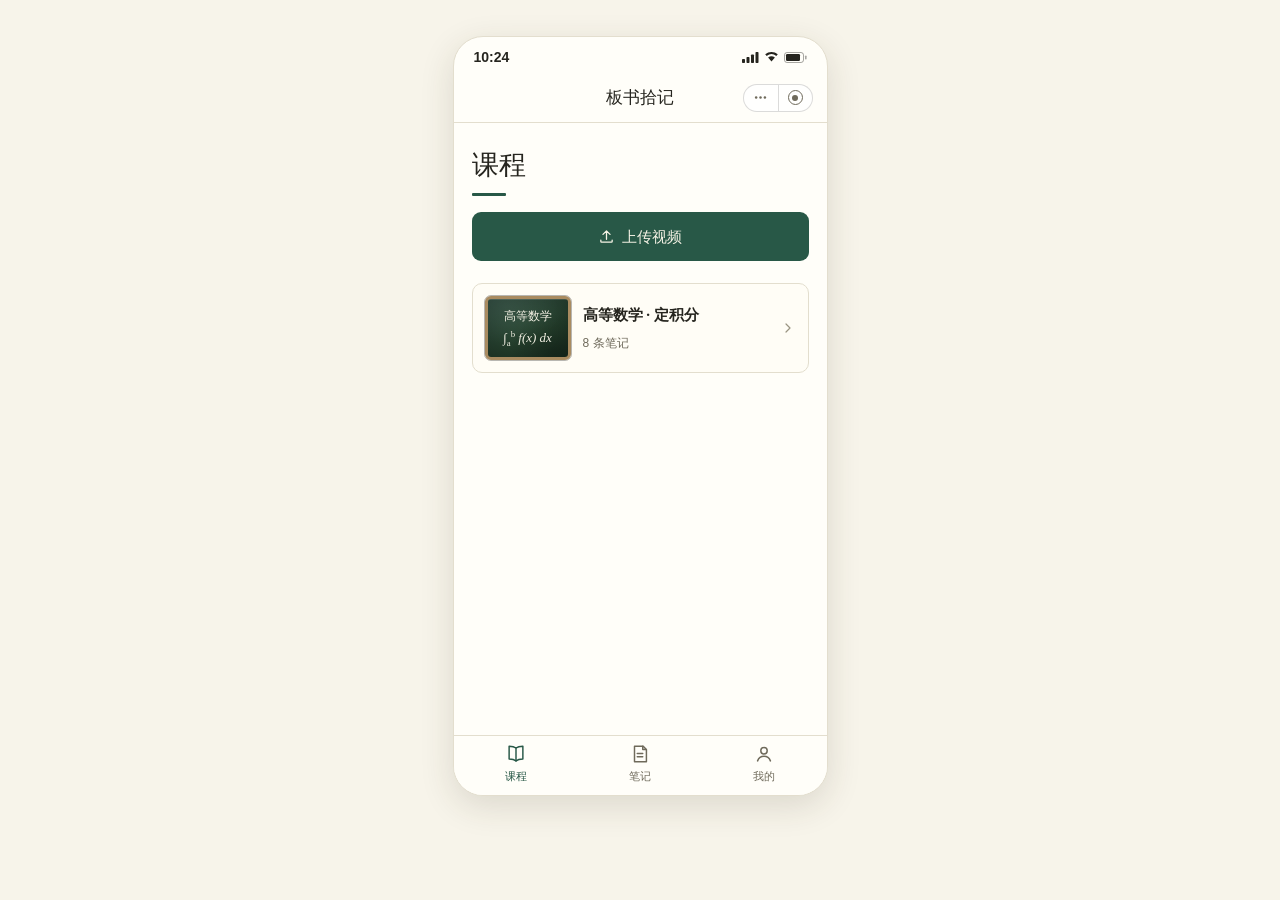
<file: docs/ui-concepts/B/mini-course.html>
<!DOCTYPE html>
<html lang="zh-CN">
<head>
<meta charset="UTF-8">
<meta name="viewport" content="width=device-width, initial-scale=1.0">
<title>板书拾记 · 小程序课程页（B 纸感学术 复刻）</title>
<link rel="stylesheet" href="./base.css">
<style>
body { display: flex; justify-content: center; padding: 36px 0 44px; }
.phone {
  width: 375px; height: 760px; background: var(--card);
  border: 1px solid var(--line); border-radius: 30px;
  box-shadow: 0 10px 34px rgba(60,52,30,.14);
  display: flex; flex-direction: column; overflow: hidden;
}
.navbar {
  display: flex; align-items: center; justify-content: center;
  position: relative; padding: 10px 14px 10px; border-bottom: 1px solid var(--line);
}
.navbar .title { font-family: var(--serif); font-size: 16.5px; color: var(--ink); }
.navbar .capsule { position: absolute; right: 14px; }
.capsule svg { width: 15px; height: 15px; fill: var(--ink-2); stroke: none; }
.capsule .dot { border-radius: 50%; width: 15px; height: 15px; border: 1.5px solid var(--ink-2); position: relative; }
.capsule .dot::after { content: ""; position: absolute; inset: 3.5px; border-radius: 50%; background: var(--ink-2); }

.page { flex: 1; padding: 20px 18px 0; overflow: hidden; display: flex; flex-direction: column; }
.page-title { font-family: var(--serif); font-size: 27px; margin-bottom: 4px; }
.underline { width: 34px; height: 3px; background: var(--green); border-radius: 1px; margin-bottom: 16px; }
.upload-btn {
  display: flex; align-items: center; justify-content: center; gap: .5em;
  background: var(--green); color: #F6F3E6; border-radius: 9px;
  padding: 12px; font-size: 15px; margin-bottom: 22px; cursor: pointer;
}
.upload-btn svg { width: 17px; height: 17px; fill: none; stroke: currentColor; stroke-width: 1.8; stroke-linecap: round; stroke-linejoin: round; }

.course-card {
  display: flex; align-items: center; gap: 12px;
  border: 1px solid var(--line); border-radius: 10px; background: #FFFDF6;
  padding: 12px; cursor: pointer;
}
.course-card:hover { border-color: var(--green-line); background: var(--green-soft); }
.cover {
  width: 86px; height: 64px; flex: none; border-radius: 6px; overflow: hidden;
  display: flex; flex-direction: column; align-items: center; justify-content: center;
  font-size: 12px; line-height: 1.5; text-align: center;
}
.cover .m { margin-top: 3px; font-size: 13px; }
.cc-body { flex: 1; min-width: 0; }
.cc-body h3 { font-size: 15px; color: var(--ink); margin-bottom: 4px; }
.cc-body .meta { font-size: 12px; color: var(--ink-2); }
.cc-chev { flex: none; width: 16px; height: 16px; fill: none; stroke: var(--ink-3); stroke-width: 1.8; stroke-linecap: round; stroke-linejoin: round; }

</style>
</head>
<body>

<div class="phone">
  <div class="statusbar">
    <span>10:24</span>
    <span class="icons">
      <svg width="17" height="11" viewBox="0 0 17 11"><g fill="#26251F"><rect x="0" y="7" width="3" height="4" rx="0.8"/><rect x="4.5" y="5" width="3" height="6" rx="0.8"/><rect x="9" y="2.5" width="3" height="8.5" rx="0.8"/><rect x="13.5" y="0" width="3" height="11" rx="0.8"/></g></svg>
      <svg width="15" height="11" viewBox="0 0 15 11"><path d="M7.5 9.5l3.4-3.9a5.2 5.2 0 00-6.8 0zM12.3 4a7.6 7.6 0 00-9.6 0L1.2 2.3a9.9 9.9 0 0112.6 0z" fill="#26251F"/></svg>
      <svg width="23" height="11" viewBox="0 0 23 11"><rect x="0.5" y="0.5" width="19" height="10" rx="2.5" fill="none" stroke="#26251F" stroke-opacity="0.4"/><rect x="2" y="2" width="14" height="7" rx="1.2" fill="#26251F"/><rect x="21" y="3.5" width="1.6" height="4" rx="0.8" fill="#26251F" fill-opacity="0.4"/></svg>
    </span>
  </div>

  <div class="navbar">
    <span class="title">板书拾记</span>
    <span class="capsule"><span><svg viewBox="0 0 24 24"><circle cx="5" cy="12" r="2"/><circle cx="12" cy="12" r="2"/><circle cx="19" cy="12" r="2"/></svg></span><span><span class="dot"></span></span></span>
  </div>

  <div class="page">
    <div class="page-title">课程</div>
    <div class="underline"></div>

    <div class="upload-btn">
      <svg viewBox="0 0 24 24"><path d="M12 16V4m0 0L7 9m5-5l5 5M4 17v2a1 1 0 001 1h14a1 1 0 001-1v-2"/></svg>
      上传视频
    </div>

    <div class="course-card">
      <div class="board cover">
        <span class="frame-light"></span>
        <span>高等数学</span>
        <span class="chalk-math m">∫<sub>a</sub><sup>b</sup> f(x) dx</span>
      </div>
      <div class="cc-body">
        <h3>高等数学 · 定积分</h3>
        <div class="meta">8 条笔记</div>
      </div>
      <svg class="cc-chev" viewBox="0 0 24 24"><path d="M9 6l6 6-6 6"/></svg>
    </div>
  </div>

  <div class="tabbar">
    <div class="tab active">
      <svg viewBox="0 0 24 24"><path d="M12 5.5C10.2 4 7.8 3.5 4.5 3.5v14c3.3 0 5.7.5 7.5 2 1.8-1.5 4.2-2 7.5-2v-14c-3.3 0-5.7.5-7.5 2z"/><path d="M12 5.5v14"/></svg>
      课程
    </div>
    <div class="tab">
      <svg viewBox="0 0 24 24"><path d="M6 3.5h9.5L19 7v13.5H6z"/><path d="M15 3.5V7h3.5M9 11.5h6M9 15h6"/></svg>
      笔记
    </div>
    <div class="tab">
      <svg viewBox="0 0 24 24"><circle cx="12" cy="8.5" r="3.5"/><path d="M5 19.5c1.2-3.2 3.9-5 7-5s5.8 1.8 7 5"/></svg>
      我的
    </div>
  </div>
</div>

</body>
</html>
</file>
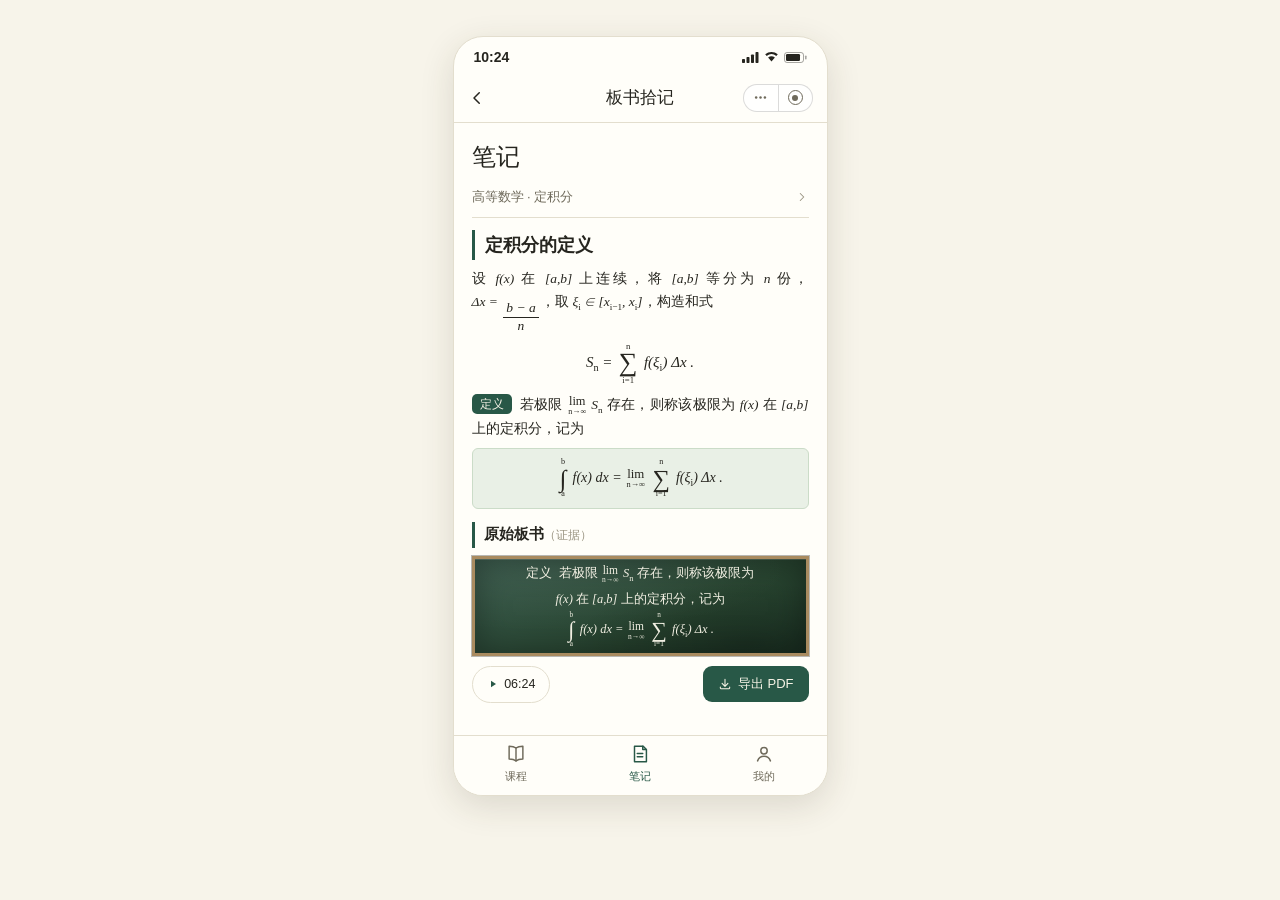
<file: docs/ui-concepts/B/mini-note.html>
<!DOCTYPE html>
<html lang="zh-CN">
<head>
<meta charset="UTF-8">
<meta name="viewport" content="width=device-width, initial-scale=1.0">
<title>板书拾记 · 小程序笔记页（B 纸感学术 复刻）</title>
<link rel="stylesheet" href="./base.css">
<style>
body { display: flex; justify-content: center; padding: 36px 0 44px; }
.phone {
  width: 375px; height: 760px; background: var(--card);
  border: 1px solid var(--line); border-radius: 30px;
  box-shadow: 0 10px 34px rgba(60,52,30,.14);
  display: flex; flex-direction: column; overflow: hidden;
}
.navbar {
  display: flex; align-items: center; justify-content: center;
  position: relative; padding: 10px 14px; border-bottom: 1px solid var(--line);
}
.navbar .back {
  position: absolute; left: 14px; width: 18px; height: 18px;
  fill: none; stroke: var(--ink); stroke-width: 2; stroke-linecap: round; stroke-linejoin: round;
}
.navbar .title { font-family: var(--serif); font-size: 16.5px; }
.navbar .capsule { position: absolute; right: 14px; }
.capsule svg { width: 15px; height: 15px; fill: var(--ink-2); stroke: none; }
.capsule .dot { border-radius: 50%; width: 15px; height: 15px; border: 1.5px solid var(--ink-2); position: relative; }
.capsule .dot::after { content: ""; position: absolute; inset: 3.5px; border-radius: 50%; background: var(--ink-2); }

.page { flex: 1; padding: 14px 18px 0; overflow: hidden; }
.page-title { font-family: var(--serif); font-size: 24px; margin-bottom: 8px; }
.crumbs {
  display: flex; align-items: center; font-size: 13px; color: var(--ink-2);
  padding-bottom: 9px; border-bottom: 1px solid var(--line); margin-bottom: 12px;
}
.crumbs svg { width: 14px; height: 14px; fill: none; stroke: var(--ink-3); stroke-width: 1.8; stroke-linecap: round; stroke-linejoin: round; margin-left: auto; }

h3.sec { font-size: 18px; margin-bottom: 8px; }
.note-p { font-size: 13.5px; text-align: justify; }
.formula-center { text-align: center; font-size: 15px; margin: 8px 0; }
.defline { font-size: 13.5px; text-align: justify; margin-bottom: 7px; }
.formula-card {
  background: var(--green-soft); border: 1px solid var(--green-line); border-radius: 6px;
  padding: 9px; text-align: center; font-size: 14px;
}

.origin { margin-top: 13px; }
.origin h3 { font-size: 15px; margin-bottom: 8px; }
.origin h3 small { font-family: var(--sans); font-weight: 400; color: var(--ink-3); font-size: 12px; }
.origin .board { height: 100px; display: flex; flex-direction: column; align-items: center; justify-content: center; gap: 2px; font-size: 12.5px; line-height: 1.8; padding: 0 14px; text-align: center; }
.origin-foot { display: flex; align-items: center; gap: 10px; margin-top: 10px; }
.play-chip {
  display: inline-flex; align-items: center; gap: .45em;
  border: 1px solid var(--line); border-radius: 999px; background: var(--card);
  padding: 7px 14px; font-size: 12.5px; color: var(--ink); cursor: pointer;
  font-variant-numeric: tabular-nums;
}
.play-chip svg { width: 12px; height: 12px; fill: var(--green); stroke: none; }
.origin-foot .spacer { flex: 1; }
.export-btn {
  display: inline-flex; align-items: center; gap: .45em;
  background: var(--green); color: #F6F3E6; border-radius: 9px;
  padding: 7px 15px; font-size: 13px; cursor: pointer;
}
.export-btn svg { width: 14px; height: 14px; fill: none; stroke: currentColor; stroke-width: 1.8; stroke-linecap: round; stroke-linejoin: round; }
</style>
</head>
<body>

<div class="phone">
  <div class="statusbar">
    <span>10:24</span>
    <span class="icons">
      <svg width="17" height="11" viewBox="0 0 17 11"><g fill="#26251F"><rect x="0" y="7" width="3" height="4" rx="0.8"/><rect x="4.5" y="5" width="3" height="6" rx="0.8"/><rect x="9" y="2.5" width="3" height="8.5" rx="0.8"/><rect x="13.5" y="0" width="3" height="11" rx="0.8"/></g></svg>
      <svg width="15" height="11" viewBox="0 0 15 11"><path d="M7.5 9.5l3.4-3.9a5.2 5.2 0 00-6.8 0zM12.3 4a7.6 7.6 0 00-9.6 0L1.2 2.3a9.9 9.9 0 0112.6 0z" fill="#26251F"/></svg>
      <svg width="23" height="11" viewBox="0 0 23 11"><rect x="0.5" y="0.5" width="19" height="10" rx="2.5" fill="none" stroke="#26251F" stroke-opacity="0.4"/><rect x="2" y="2" width="14" height="7" rx="1.2" fill="#26251F"/><rect x="21" y="3.5" width="1.6" height="4" rx="0.8" fill="#26251F" fill-opacity="0.4"/></svg>
    </span>
  </div>

  <div class="navbar">
    <svg class="back" viewBox="0 0 24 24"><path d="M15 5l-7 7 7 7"/></svg>
    <span class="title">板书拾记</span>
    <span class="capsule"><span><svg viewBox="0 0 24 24"><circle cx="5" cy="12" r="2"/><circle cx="12" cy="12" r="2"/><circle cx="19" cy="12" r="2"/></svg></span><span><span class="dot"></span></span></span>
  </div>

  <div class="page">
    <div class="page-title">笔记</div>
    <div class="crumbs">
      <span>高等数学 · 定积分</span>
      <svg viewBox="0 0 24 24"><path d="M9 6l6 6-6 6"/></svg>
    </div>

    <h3 class="sec sec-bar">定积分的定义</h3>
    <p class="note-p">设 <span class="math">f(x)</span> 在 <span class="math">[a,b]</span> 上连续，将 <span class="math">[a,b]</span> 等分为 <span class="math">n</span> 份，<span class="math">Δx = <span class="frac"><span class="num">b − a</span><span class="den">n</span></span></span>，取 <span class="math">ξ<sub>i</sub> ∈ [x<sub>i−1</sub>, x<sub>i</sub>]</span>，构造和式</p>
    <div class="formula-center math"><i>S</i><sub>n</sub> = <span class="bigop"><span class="hi">n</span><span class="sym">∑</span><span class="lo">i=1</span></span> f(ξ<sub>i</sub>) Δx .</div>
    <p class="defline"><span class="pill">定义</span>若极限 <span class="math"><span class="limop"><span class="word">lim</span><span class="under">n→∞</span></span> <i>S</i><sub>n</sub></span> 存在，则称该极限为 <span class="math">f(x)</span> 在 <span class="math">[a,b]</span> 上的定积分，记为</p>
    <div class="formula-card math"><span class="bigop"><span class="hi">b</span><span class="sym">∫</span><span class="lo">a</span></span> f(x) dx = <span class="limop"><span class="word">lim</span><span class="under">n→∞</span></span> <span class="bigop"><span class="hi">n</span><span class="sym">∑</span><span class="lo">i=1</span></span> f(ξ<sub>i</sub>) Δx .</div>

    <div class="origin">
      <h3 class="sec-bar">原始板书<small>（证据）</small></h3>
      <div class="board">
        <span class="frame-light"></span>
        <span>定义&ensp;若极限 <span class="chalk-math"><span class="limop"><span class="word">lim</span><span class="under">n→∞</span></span> <i>S</i><sub>n</sub></span> 存在，则称该极限为</span>
        <span><span class="chalk-math">f(x)</span> 在 <span class="chalk-math">[a,b]</span> 上的定积分，记为</span>
        <span class="chalk-math"><span class="bigop"><span class="hi">b</span><span class="sym">∫</span><span class="lo">a</span></span> f(x) dx = <span class="limop"><span class="word">lim</span><span class="under">n→∞</span></span> <span class="bigop"><span class="hi">n</span><span class="sym">∑</span><span class="lo">i=1</span></span> f(ξ<sub>i</sub>) Δx .</span>
      </div>
      <div class="origin-foot">
        <span class="play-chip">
          <svg viewBox="0 0 24 24"><path d="M8 5.5v13l10-6.5z"/></svg>
          06:24
        </span>
        <span class="spacer"></span>
        <span class="export-btn">
          <svg viewBox="0 0 24 24"><path d="M12 4v12m0 0l5-5m-5 5l-5-5M4 17v2a1 1 0 001 1h14a1 1 0 001-1v-2"/></svg>
          导出 PDF
        </span>
      </div>
    </div>
  </div>

  <div class="tabbar">
    <div class="tab">
      <svg viewBox="0 0 24 24"><path d="M12 5.5C10.2 4 7.8 3.5 4.5 3.5v14c3.3 0 5.7.5 7.5 2 1.8-1.5 4.2-2 7.5-2v-14c-3.3 0-5.7.5-7.5 2z"/><path d="M12 5.5v14"/></svg>
      课程
    </div>
    <div class="tab active">
      <svg viewBox="0 0 24 24"><path d="M6 3.5h9.5L19 7v13.5H6z"/><path d="M15 3.5V7h3.5M9 11.5h6M9 15h6"/></svg>
      笔记
    </div>
    <div class="tab">
      <svg viewBox="0 0 24 24"><circle cx="12" cy="8.5" r="3.5"/><path d="M5 19.5c1.2-3.2 3.9-5 7-5s5.8 1.8 7 5"/></svg>
      我的
    </div>
  </div>
</div>

</body>
</html>
</file>
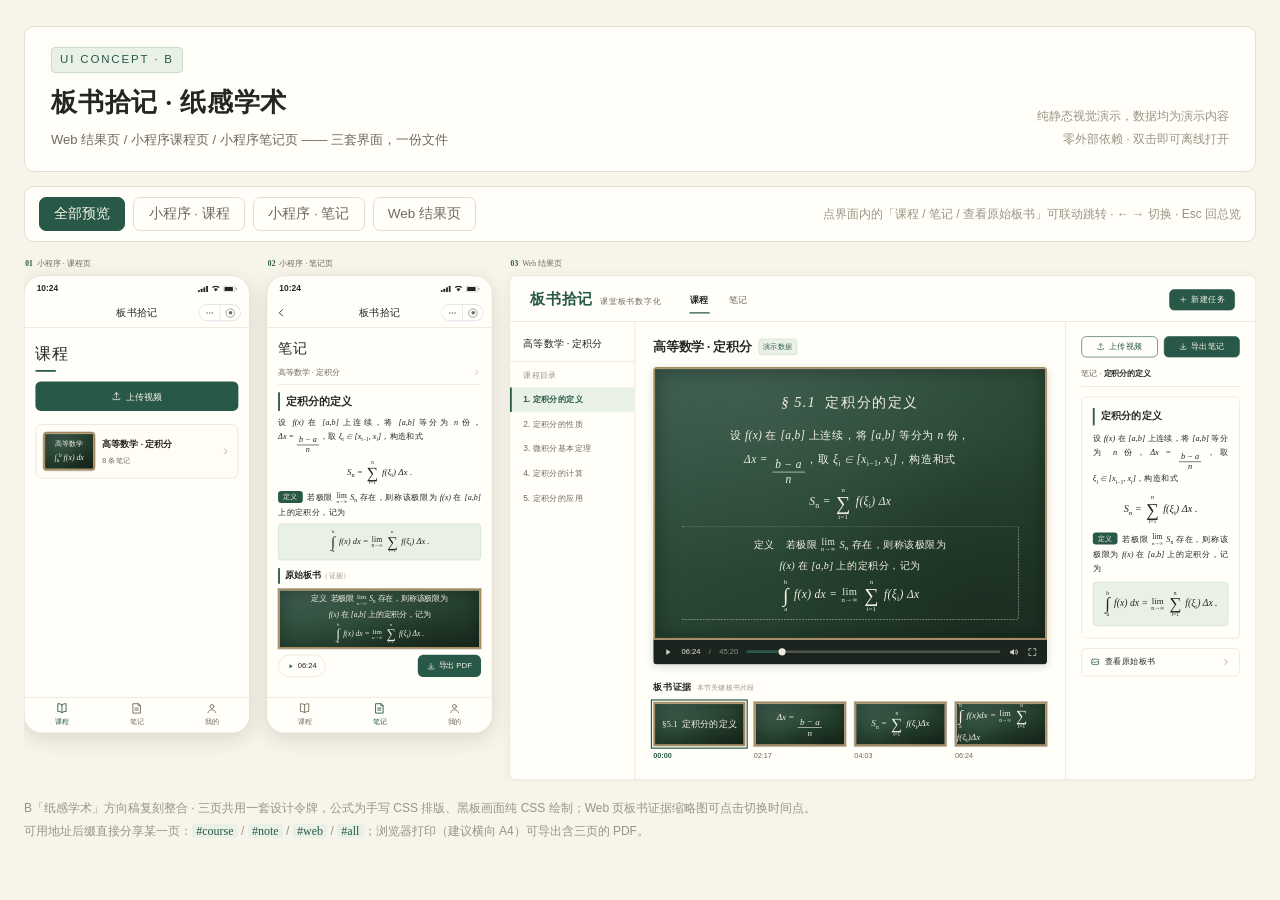
<file: docs/ui-concepts/B/share-all-in-one.html>
<!DOCTYPE html>
<html lang="zh-CN">
<head>
<meta charset="UTF-8">
<meta name="viewport" content="width=device-width, initial-scale=1.0">
<title>板书拾记 · B 纸感学术 · UI 整合分享版</title>
<!--
  单文件整合版：把 base.css / mini-course.html / mini-note.html / web.html 合为一份。
  零外部依赖（无字体、无图片、无脚本 CDN），双击即可离线打开，可直接作为附件分享。
  三个界面按 .view-course / .view-note / .view-web 做 CSS 作用域隔离，视觉与原件一致。
-->
<style>
/* ============================================================
   1. 共享设计令牌与组件（原 base.css，原样内联）
   ============================================================ */
:root {
  --paper: #F7F4EA;
  --card: #FFFEF9;
  --ink: #26251F;
  --ink-2: #6F6A5B;
  --ink-3: #9A9482;
  --green: #285847;
  --green-deep: #1E4636;
  --green-soft: #E9F0E6;
  --green-line: #CBDCC8;
  --line: #E3DECE;
  --board: #2A4A3A;
  --chalk: #F1EFE2;
  --wood: #A98B60;
  --serif: "Noto Serif SC", "Source Han Serif SC", "Songti SC", "STSong", "SimSun", serif;
  --sans: "PingFang SC", "Noto Sans SC", "Microsoft YaHei", sans-serif;
  --math-font: "STIX Two Text", "Times New Roman", "Latin Modern Roman", Georgia, serif;
}

* { box-sizing: border-box; margin: 0; padding: 0; }

body {
  background: var(--paper);
  color: var(--ink);
  font-family: var(--sans);
  font-size: 14px;
  line-height: 1.7;
  -webkit-font-smoothing: antialiased;
}

h1, h2, h3, .serif { font-family: var(--serif); font-weight: 600; }

/* ---------- 数学公式（手写排版，无外部依赖） ---------- */
.math { font-family: var(--math-font); font-style: italic; white-space: nowrap; }
.math .up { font-style: normal; }
.frac { display: inline-flex; flex-direction: column; vertical-align: -0.45em; text-align: center; line-height: 1.2; margin: 0 .12em; }
.frac .num { padding: 0 .25em; border-bottom: 1px solid currentColor; }
.frac .den { padding: 0 .25em; }
.bigop { display: inline-flex; flex-direction: column; align-items: center; line-height: 1; vertical-align: middle; margin: 0 .18em; }
.bigop .sym { font-size: 1.75em; font-style: normal; line-height: .95; }
.bigop .hi, .bigop .lo { font-size: .58em; font-style: normal; line-height: 1.1; }
.limop { display: inline-flex; flex-direction: column; align-items: center; vertical-align: middle; line-height: 1; margin: 0 .1em; }
.limop .word { font-style: normal; font-size: .92em; }
.limop .under { font-size: .6em; font-style: normal; }
sub, sup { font-size: .68em; font-style: normal; }

/* ---------- 黑板 ---------- */
.board {
  position: relative;
  background:
    radial-gradient(130% 120% at 24% 12%, rgba(255,255,255,.055), transparent 55%),
    radial-gradient(90% 110% at 82% 90%, rgba(0,0,0,.22), transparent 60%),
    linear-gradient(155deg, #37594A, #27432F 62%, #1F3828);
  color: var(--chalk);
  border: 3px solid var(--wood);
  outline: 1px solid rgba(0,0,0,.28);
  box-shadow: inset 0 0 34px rgba(0,0,0,.36);
  font-family: "Kaiti SC", "KaiTi", "STKaiti", var(--serif);
}
.board .chalk-math { font-family: var(--math-font); font-style: italic; }
.board .frame-light { position: absolute; inset: 0; pointer-events: none; box-shadow: inset 0 1px 0 rgba(255,255,255,.14); }

/* ---------- 按钮 ---------- */
.btn {
  display: inline-flex; align-items: center; gap: .45em;
  border: 1px solid var(--green); border-radius: 8px;
  padding: .52em 1.15em; font-size: 13.5px; line-height: 1.4;
  background: var(--card); color: var(--green);
  cursor: pointer; user-select: none; white-space: nowrap;
}
.btn:hover { background: var(--green-soft); }
.btn.primary { background: var(--green); color: #F6F3E6; }
.btn.primary:hover { background: var(--green-deep); }
.btn svg { width: 1.05em; height: 1.05em; fill: none; stroke: currentColor; stroke-width: 1.7; stroke-linecap: round; stroke-linejoin: round; }

/* ---------- 定义徽章 / 小节标题 ---------- */
.pill {
  display: inline-block; background: var(--green); color: #F6F3E6;
  font-size: 12px; line-height: 1; padding: .32em .7em; border-radius: 5px;
  margin-right: .6em; vertical-align: .08em;
}
.sec-bar { border-left: 3px solid var(--green); padding-left: .6em; }

/* ---------- 状态栏（小程序屏） ---------- */
.statusbar {
  display: flex; justify-content: space-between; align-items: center;
  padding: 9px 20px 4px; font-size: 14px; font-weight: 600; color: var(--ink);
}
.statusbar .icons { display: inline-flex; align-items: center; gap: 5px; }
.statusbar svg { display: block; }

/* ---------- 小程序胶囊 ---------- */
.capsule {
  display: inline-flex; align-items: center;
  border: 1px solid rgba(0,0,0,.14); border-radius: 999px;
  background: rgba(255,255,255,.75); overflow: hidden;
}
.capsule span { display: inline-flex; align-items: center; justify-content: center; width: 34px; height: 26px; }
.capsule span + span { border-left: 1px solid rgba(0,0,0,.14); }

/* ---------- 底部标签栏（小程序屏） ---------- */
.tabbar { display: flex; border-top: 1px solid var(--line); background: var(--card); }
.tabbar .tab {
  flex: 1; display: flex; flex-direction: column; align-items: center; gap: 2px;
  padding: 7px 0 9px; font-size: 11px; color: var(--ink-2);
}
.tabbar .tab.active { color: var(--green); }
.tabbar svg { width: 22px; height: 22px; fill: none; stroke: currentColor; stroke-width: 1.6; stroke-linecap: round; stroke-linejoin: round; }

/* ============================================================
   2. 分享外壳（所有类名 sh- 前缀，与三个界面零冲突）
   ============================================================ */
.sh-shell { max-width: 1400px; margin: 0 auto; padding: 26px 24px 40px; }
.sh-head {
  background: var(--card); border: 1px solid var(--line); border-radius: 10px;
  padding: 20px 26px; margin-bottom: 14px;
  display: flex; align-items: flex-end; gap: 18px; flex-wrap: wrap;
}
.sh-head .sh-kicker {
  font-size: 11.5px; letter-spacing: .16em; color: var(--green);
  border: 1px solid var(--green-line); background: var(--green-soft);
  border-radius: 4px; padding: .18em .7em; margin-bottom: 8px; display: inline-block;
}
.sh-head h1 { font-size: 26px; color: var(--ink); letter-spacing: .03em; }
.sh-head .sh-sub { font-size: 13px; color: var(--ink-2); margin-top: 4px; }
.sh-head .sh-meta { margin-left: auto; font-size: 12px; color: var(--ink-3); text-align: right; line-height: 1.9; }

.sh-bar {
  background: var(--card); border: 1px solid var(--line); border-radius: 10px;
  padding: 10px 14px; margin-bottom: 16px;
  display: flex; align-items: center; gap: 10px; flex-wrap: wrap;
}
.sh-nav { display: flex; gap: 8px; flex-wrap: wrap; }
.sh-nav button {
  font-family: var(--sans); font-size: 13.5px; line-height: 1.4;
  border: 1px solid var(--line); border-radius: 7px;
  background: var(--card); color: var(--ink-2);
  padding: .5em 1.05em; cursor: pointer; white-space: nowrap;
}
.sh-nav button:hover { border-color: var(--green-line); background: var(--green-soft); color: var(--green); }
.sh-nav button[aria-pressed="true"] { background: var(--green); border-color: var(--green); color: #F6F3E6; }
.sh-bar .sh-hint { margin-left: auto; font-size: 12px; color: var(--ink-3); }

.sh-stage { position: relative; width: 100%; overflow: hidden; }
.sh-canvas {
  display: flex; align-items: flex-start; gap: 28px;
  width: max-content; transform-origin: top left;
}
.sh-item { display: block; }
.sh-cap {
  font-size: 12.5px; color: var(--ink-2); padding: 0 0 8px 2px;
  font-family: var(--serif); letter-spacing: .02em;
}
.sh-cap b { color: var(--green); font-weight: 600; margin-right: .5em; }
.sh-canvas:not([data-mode="all"]) .sh-cap { display: none; }
.sh-canvas[data-mode="course"] .sh-item:not([data-view="course"]),
.sh-canvas[data-mode="note"]   .sh-item:not([data-view="note"]),
.sh-canvas[data-mode="web"]    .sh-item:not([data-view="web"]) { display: none; }

.sh-foot { margin-top: 16px; font-size: 12px; color: var(--ink-3); line-height: 1.9; }
.sh-foot code { font-family: var(--math-font); background: var(--green-soft); border-radius: 3px; padding: 0 .35em; color: var(--green); }
.sh-toast {
  position: fixed; left: 50%; bottom: 28px; transform: translate(-50%, 12px);
  background: var(--ink); color: var(--paper); font-size: 13px;
  padding: 9px 18px; border-radius: 999px; box-shadow: 0 6px 20px rgba(0,0,0,.2);
  opacity: 0; pointer-events: none; transition: opacity .2s, transform .2s; z-index: 99;
}
.sh-toast.on { opacity: 1; transform: translate(-50%, 0); }

/* ============================================================
   3. 两个小程序页共享的屏幕组件（原文件相同部分合并）
   ============================================================ */
.phone {
  width: 375px; height: 760px; background: var(--card);
  border: 1px solid var(--line); border-radius: 30px;
  box-shadow: 0 10px 34px rgba(60,52,30,.14);
  display: flex; flex-direction: column; overflow: hidden;
}
.navbar {
  display: flex; align-items: center; justify-content: center;
  position: relative; padding: 10px 14px; border-bottom: 1px solid var(--line);
}
.navbar .title { font-family: var(--serif); font-size: 16.5px; color: var(--ink); }
.navbar .capsule { position: absolute; right: 14px; }
.capsule svg { width: 15px; height: 15px; fill: var(--ink-2); stroke: none; }
.capsule .dot { border-radius: 50%; width: 15px; height: 15px; border: 1.5px solid var(--ink-2); position: relative; }
.capsule .dot::after { content: ""; position: absolute; inset: 3.5px; border-radius: 50%; background: var(--ink-2); }
.page { flex: 1; overflow: hidden; }
.tabbar .tab[data-go], [data-go], [data-toast] { cursor: pointer; }

/* ============================================================
   4. 小程序 · 课程页（原 mini-course.html 专属样式）
   ============================================================ */
.view-course .page { padding: 20px 18px 0; display: flex; flex-direction: column; }
.view-course .page-title { font-family: var(--serif); font-size: 27px; margin-bottom: 4px; }
.view-course .underline { width: 34px; height: 3px; background: var(--green); border-radius: 1px; margin-bottom: 16px; }
.view-course .upload-btn {
  display: flex; align-items: center; justify-content: center; gap: .5em;
  background: var(--green); color: #F6F3E6; border-radius: 9px;
  padding: 12px; font-size: 15px; margin-bottom: 22px; cursor: pointer;
}
.view-course .upload-btn svg { width: 17px; height: 17px; fill: none; stroke: currentColor; stroke-width: 1.8; stroke-linecap: round; stroke-linejoin: round; }
.view-course .course-card {
  display: flex; align-items: center; gap: 12px;
  border: 1px solid var(--line); border-radius: 10px; background: #FFFDF6;
  padding: 12px; cursor: pointer;
}
.view-course .course-card:hover { border-color: var(--green-line); background: var(--green-soft); }
.view-course .cover {
  width: 86px; height: 64px; flex: none; border-radius: 6px; overflow: hidden;
  display: flex; flex-direction: column; align-items: center; justify-content: center;
  font-size: 12px; line-height: 1.5; text-align: center;
}
.view-course .cover .m { margin-top: 3px; font-size: 13px; }
.view-course .cc-body { flex: 1; min-width: 0; }
.view-course .cc-body h3 { font-size: 15px; color: var(--ink); margin-bottom: 4px; }
.view-course .cc-body .meta { font-size: 12px; color: var(--ink-2); }
.view-course .cc-chev { flex: none; width: 16px; height: 16px; fill: none; stroke: var(--ink-3); stroke-width: 1.8; stroke-linecap: round; stroke-linejoin: round; }

/* ============================================================
   5. 小程序 · 笔记页（原 mini-note.html 专属样式）
   ============================================================ */
.view-note .navbar .back {
  position: absolute; left: 14px; width: 18px; height: 18px;
  fill: none; stroke: var(--ink); stroke-width: 2; stroke-linecap: round; stroke-linejoin: round;
}
.view-note .page { padding: 14px 18px 0; }
.view-note .page-title { font-family: var(--serif); font-size: 24px; margin-bottom: 8px; }
.view-note .crumbs {
  display: flex; align-items: center; font-size: 13px; color: var(--ink-2);
  padding-bottom: 9px; border-bottom: 1px solid var(--line); margin-bottom: 12px;
}
.view-note .crumbs svg { width: 14px; height: 14px; fill: none; stroke: var(--ink-3); stroke-width: 1.8; stroke-linecap: round; stroke-linejoin: round; margin-left: auto; }
.view-note h3.sec { font-size: 18px; margin-bottom: 8px; }
.view-note .note-p { font-size: 13.5px; text-align: justify; }
.view-note .formula-center { text-align: center; font-size: 15px; margin: 8px 0; }
.view-note .defline { font-size: 13.5px; text-align: justify; margin-bottom: 7px; }
.view-note .formula-card {
  background: var(--green-soft); border: 1px solid var(--green-line); border-radius: 6px;
  padding: 9px; text-align: center; font-size: 14px;
}
.view-note .origin { margin-top: 13px; }
.view-note .origin h3 { font-size: 15px; margin-bottom: 8px; }
.view-note .origin h3 small { font-family: var(--sans); font-weight: 400; color: var(--ink-3); font-size: 12px; }
.view-note .origin .board { height: 100px; display: flex; flex-direction: column; align-items: center; justify-content: center; gap: 2px; font-size: 12.5px; line-height: 1.8; padding: 0 14px; text-align: center; }
.view-note .origin-foot { display: flex; align-items: center; gap: 10px; margin-top: 10px; }
.view-note .play-chip {
  display: inline-flex; align-items: center; gap: .45em;
  border: 1px solid var(--line); border-radius: 999px; background: var(--card);
  padding: 7px 14px; font-size: 12.5px; color: var(--ink); cursor: pointer;
  font-variant-numeric: tabular-nums;
}
.view-note .play-chip svg { width: 12px; height: 12px; fill: var(--green); stroke: none; }
.view-note .origin-foot .spacer { flex: 1; }
.view-note .export-btn {
  display: inline-flex; align-items: center; gap: .45em;
  background: var(--green); color: #F6F3E6; border-radius: 9px;
  padding: 7px 15px; font-size: 13px; cursor: pointer;
}
.view-note .export-btn svg { width: 14px; height: 14px; fill: none; stroke: currentColor; stroke-width: 1.8; stroke-linecap: round; stroke-linejoin: round; }

/* ============================================================
   6. Web 结果页（原 web.html 专属样式，全部限定在 .view-web 内）
   ============================================================ */
.view-web { width: 1240px; }
.view-web .app {
  width: 100%; background: var(--card); border: 1px solid var(--line); border-radius: 10px;
  box-shadow: 0 2px 18px rgba(60,52,30,.07); overflow: hidden;
}
.view-web .topbar {
  display: flex; align-items: center; gap: 34px;
  padding: 18px 34px 14px; border-bottom: 1px solid var(--line);
}
.view-web .brand { display: flex; align-items: baseline; gap: 12px; }
.view-web .brand h1 { font-size: 25px; color: var(--green); letter-spacing: .04em; }
.view-web .brand small { color: var(--ink-2); font-size: 12.5px; letter-spacing: .12em; }
.view-web .nav { display: flex; gap: 30px; margin-left: 12px; }
.view-web .nav a { color: var(--ink-2); text-decoration: none; font-size: 15px; padding: 4px 2px; position: relative; }
.view-web .nav a.active { color: var(--ink); font-weight: 600; }
.view-web .nav a.active::after {
  content: ""; position: absolute; left: 0; right: 0; bottom: -6px;
  height: 2px; background: var(--green); border-radius: 1px;
}
.view-web .topbar .spacer { flex: 1; }
.view-web .btn.newtask { border-radius: 8px; }

.view-web .main { display: grid; grid-template-columns: 208px minmax(0,1fr) 316px; }
.view-web .side { border-right: 1px solid var(--line); padding: 22px 0 24px; }
.view-web .side .course-name {
  font-family: var(--serif); font-size: 17px; color: var(--ink);
  padding: 0 22px 14px; border-bottom: 1px solid var(--line); margin-bottom: 14px;
}
.view-web .side .label { font-size: 12.5px; color: var(--ink-3); padding: 0 22px 8px; letter-spacing: .08em; }
.view-web .side ol { list-style: none; }
.view-web .side ol a { display: block; padding: 8.5px 22px; color: var(--ink-2); text-decoration: none; font-size: 14px; }
.view-web .side ol a:hover { background: var(--paper); color: var(--ink); }
.view-web .side ol a.active { background: var(--green-soft); color: var(--green); font-weight: 600; box-shadow: inset 3px 0 0 var(--green); }

.view-web .stage { padding: 24px 30px 28px; min-width: 0; }
.view-web .stage-head { display: flex; align-items: center; gap: 12px; margin-bottom: 16px; }
.view-web .stage-head h2 { font-size: 21px; }
.view-web .badge-demo {
  font-size: 11.5px; color: var(--green); background: var(--green-soft);
  border: 1px solid var(--green-line); border-radius: 4px; padding: .22em .6em;
}
.view-web .player { border-radius: 6px; overflow: hidden; box-shadow: 0 3px 14px rgba(40,50,35,.16); }
.view-web .board.screen { padding: 30px 44px 26px; }
.view-web .board.screen .line { text-align: center; font-size: 19px; line-height: 2.1; letter-spacing: .03em; }
.view-web .board.screen .title { font-size: 24px; margin-bottom: 10px; letter-spacing: .08em; }
.view-web .board.screen .math { font-size: 1.05em; }
.view-web .defbox {
  border: 1.5px dashed rgba(241,239,226,.75); border-radius: 4px;
  padding: 12px 26px; margin: 10px auto 4px; max-width: 640px;
}
.view-web .playerbar {
  display: flex; align-items: center; gap: 14px;
  background: #1C241F; color: #D8D5C6; padding: 10px 16px; font-size: 12.5px;
}
.view-web .playerbar svg { width: 17px; height: 17px; fill: none; stroke: currentColor; stroke-width: 1.8; stroke-linecap: round; stroke-linejoin: round; cursor: pointer; }
.view-web .pbar { flex: 1; position: relative; height: 4px; background: rgba(216,213,198,.28); border-radius: 2px; }
.view-web .pbar .fill { position: absolute; left: 0; top: 0; bottom: 0; width: 14%; background: var(--green); border-radius: 2px; }
.view-web .pbar .knob {
  position: absolute; left: 14%; top: 50%; transform: translate(-50%, -50%);
  width: 12px; height: 12px; border-radius: 50%; background: #EDEAE0;
  box-shadow: 0 1px 3px rgba(0,0,0,.4);
}
.view-web .tcurrent { color: #EDEAE0; }
.view-web .ttotal { color: #8E948B; }

.view-web .evidence { margin-top: 24px; }
.view-web .evidence h3 { font-size: 15.5px; margin-bottom: 12px; }
.view-web .evidence h3 small { font-family: var(--sans); font-weight: 400; color: var(--ink-3); font-size: 12px; margin-left: 8px; }
.view-web .ev-row { display: grid; grid-template-columns: repeat(4, 1fr); gap: 14px; }
.view-web .ev-card { cursor: pointer; }
.view-web .ev-card .board { height: 74px; display: flex; align-items: center; justify-content: center; font-size: 15px; }
.view-web .ev-card .ts { margin-top: 6px; font-size: 12px; color: var(--ink-2); font-variant-numeric: tabular-nums; }
.view-web .ev-card.selected .board { outline: 2px solid var(--green); outline-offset: 2px; }
.view-web .ev-card.selected .ts { color: var(--green); font-weight: 600; }
.view-web .ev-card:hover .board { outline: 2px solid var(--green-line); outline-offset: 2px; }
.view-web .ev-card.selected:hover .board { outline-color: var(--green); }

.view-web .notes { border-left: 1px solid var(--line); padding: 24px 26px 28px; display: flex; flex-direction: column; gap: 16px; }
.view-web .notes .actions { display: flex; gap: 10px; }
.view-web .notes .actions .btn { flex: 1; justify-content: center; }
.view-web .note-head { font-size: 13px; color: var(--ink-2); border-bottom: 1px solid var(--line); padding-bottom: 10px; }
.view-web .note-head b { color: var(--ink); font-weight: 600; }
.view-web .note-card { background: var(--card); border: 1px solid var(--line); border-radius: 8px; padding: 18px 18px 20px; }
.view-web .note-card h3 { font-size: 17px; margin-bottom: 10px; }
.view-web .note-card p { font-size: 13.8px; color: var(--ink); text-align: justify; }
.view-web .note-card .formula-center { text-align: center; font-size: 17px; margin: 12px 0; }
.view-web .defline { margin: 10px 0; font-size: 13.8px; text-align: justify; }
.view-web .formula-card {
  background: var(--green-soft); border: 1px solid var(--green-line); border-radius: 6px;
  padding: 12px; text-align: center; font-size: 16px; margin-top: 10px;
}
.view-web .origin-link {
  display: flex; align-items: center; gap: 8px;
  border: 1px solid var(--line); border-radius: 8px; padding: 11px 14px;
  color: var(--ink); text-decoration: none; font-size: 13.5px; background: var(--card);
}
.view-web .origin-link:hover { border-color: var(--green-line); background: var(--green-soft); }
.view-web .origin-link svg { width: 16px; height: 16px; fill: none; stroke: var(--green); stroke-width: 1.7; stroke-linecap: round; stroke-linejoin: round; }
.view-web .origin-link .chev { margin-left: auto; stroke: var(--ink-3); }
/* 原 web.html 的 @media(max-width:1080px) 两栏降级改由外层统一缩放处理，保证任何屏宽下三栏布局不失真 */

/* ============================================================
   7. 打印 / 导出 PDF（隐藏外壳，三个界面顺次排布）
   ============================================================ */
@media print {
  @page { size: A4 landscape; margin: 8mm; }
  .sh-head, .sh-bar, .sh-foot, .sh-toast { display: none !important; }
  .sh-shell { max-width: none; padding: 0; }
  .sh-stage { overflow: visible !important; height: auto !important; }
  .sh-canvas { display: block !important; transform: none !important; width: auto !important; }
  .sh-item { display: block !important; margin: 0 0 10mm; }
  .sh-cap { display: block !important; }
  .view-web { width: 100% !important; }
  .phone, .view-web .app, .view-web .player { box-shadow: none !important; }
  .view-web .stage, .view-web .notes { padding: 16px 18px; }
  .view-web .board.screen { padding: 20px 18px; }
  .view-web .board.screen .line { font-size: 15px; line-height: 1.9; }
  .view-web .board.screen .title { font-size: 19px; }
  .view-web .defbox { padding: 10px 14px; }
}
</style>
</head>
<body>

<div class="sh-shell">

  <header class="sh-head">
    <div>
      <span class="sh-kicker">UI CONCEPT · B</span>
      <h1>板书拾记 · 纸感学术</h1>
      <div class="sh-sub">Web 结果页 / 小程序课程页 / 小程序笔记页 —— 三套界面，一份文件</div>
    </div>
    <div class="sh-meta">
      纯静态视觉演示，数据均为演示内容<br>
      零外部依赖 · 双击即可离线打开
    </div>
  </header>

  <div class="sh-bar">
    <nav class="sh-nav" aria-label="界面切换">
      <button type="button" data-view="all">全部预览</button>
      <button type="button" data-view="course">小程序 · 课程</button>
      <button type="button" data-view="note">小程序 · 笔记</button>
      <button type="button" data-view="web">Web 结果页</button>
    </nav>
    <span class="sh-hint">点界面内的「课程 / 笔记 / 查看原始板书」可联动跳转 · ← → 切换 · Esc 回总览</span>
  </div>

  <div class="sh-stage" id="shStage">
    <div class="sh-canvas" id="shCanvas" data-mode="all">

      <!-- ============ ① 小程序 · 课程页 ============ -->
      <figure class="sh-item" data-view="course">
        <figcaption class="sh-cap"><b>01</b>小程序 · 课程页</figcaption>
        <div class="view view-course">
          <div class="phone">
            <div class="statusbar">
              <span>10:24</span>
              <span class="icons">
                <svg width="17" height="11" viewBox="0 0 17 11"><g fill="#26251F"><rect x="0" y="7" width="3" height="4" rx="0.8"/><rect x="4.5" y="5" width="3" height="6" rx="0.8"/><rect x="9" y="2.5" width="3" height="8.5" rx="0.8"/><rect x="13.5" y="0" width="3" height="11" rx="0.8"/></g></svg>
                <svg width="15" height="11" viewBox="0 0 15 11"><path d="M7.5 9.5l3.4-3.9a5.2 5.2 0 00-6.8 0zM12.3 4a7.6 7.6 0 00-9.6 0L1.2 2.3a9.9 9.9 0 0112.6 0z" fill="#26251F"/></svg>
                <svg width="23" height="11" viewBox="0 0 23 11"><rect x="0.5" y="0.5" width="19" height="10" rx="2.5" fill="none" stroke="#26251F" stroke-opacity="0.4"/><rect x="2" y="2" width="14" height="7" rx="1.2" fill="#26251F"/><rect x="21" y="3.5" width="1.6" height="4" rx="0.8" fill="#26251F" fill-opacity="0.4"/></svg>
              </span>
            </div>

            <div class="navbar">
              <span class="title">板书拾记</span>
              <span class="capsule"><span><svg viewBox="0 0 24 24"><circle cx="5" cy="12" r="2"/><circle cx="12" cy="12" r="2"/><circle cx="19" cy="12" r="2"/></svg></span><span><span class="dot"></span></span></span>
            </div>

            <div class="page">
              <div class="page-title">课程</div>
              <div class="underline"></div>

              <div class="upload-btn" data-toast="演示界面 · 上传视频暂未接入后端">
                <svg viewBox="0 0 24 24"><path d="M12 16V4m0 0L7 9m5-5l5 5M4 17v2a1 1 0 001 1h14a1 1 0 001-1v-2"/></svg>
                上传视频
              </div>

              <div class="course-card" data-go="note" title="查看该课程的笔记">
                <div class="board cover">
                  <span class="frame-light"></span>
                  <span>高等数学</span>
                  <span class="chalk-math m">∫<sub>a</sub><sup>b</sup> f(x) dx</span>
                </div>
                <div class="cc-body">
                  <h3>高等数学 · 定积分</h3>
                  <div class="meta">8 条笔记</div>
                </div>
                <svg class="cc-chev" viewBox="0 0 24 24"><path d="M9 6l6 6-6 6"/></svg>
              </div>
            </div>

            <div class="tabbar">
              <div class="tab active" data-go="course">
                <svg viewBox="0 0 24 24"><path d="M12 5.5C10.2 4 7.8 3.5 4.5 3.5v14c3.3 0 5.7.5 7.5 2 1.8-1.5 4.2-2 7.5-2v-14c-3.3 0-5.7.5-7.5 2z"/><path d="M12 5.5v14"/></svg>
                课程
              </div>
              <div class="tab" data-go="note">
                <svg viewBox="0 0 24 24"><path d="M6 3.5h9.5L19 7v13.5H6z"/><path d="M15 3.5V7h3.5M9 11.5h6M9 15h6"/></svg>
                笔记
              </div>
              <div class="tab" data-toast="「我的」页面暂未包含在本次方向稿中">
                <svg viewBox="0 0 24 24"><circle cx="12" cy="8.5" r="3.5"/><path d="M5 19.5c1.2-3.2 3.9-5 7-5s5.8 1.8 7 5"/></svg>
                我的
              </div>
            </div>
          </div>
        </div>
      </figure>

      <!-- ============ ② 小程序 · 笔记页 ============ -->
      <figure class="sh-item" data-view="note">
        <figcaption class="sh-cap"><b>02</b>小程序 · 笔记页</figcaption>
        <div class="view view-note">
          <div class="phone">
            <div class="statusbar">
              <span>10:24</span>
              <span class="icons">
                <svg width="17" height="11" viewBox="0 0 17 11"><g fill="#26251F"><rect x="0" y="7" width="3" height="4" rx="0.8"/><rect x="4.5" y="5" width="3" height="6" rx="0.8"/><rect x="9" y="2.5" width="3" height="8.5" rx="0.8"/><rect x="13.5" y="0" width="3" height="11" rx="0.8"/></g></svg>
                <svg width="15" height="11" viewBox="0 0 15 11"><path d="M7.5 9.5l3.4-3.9a5.2 5.2 0 00-6.8 0zM12.3 4a7.6 7.6 0 00-9.6 0L1.2 2.3a9.9 9.9 0 0112.6 0z" fill="#26251F"/></svg>
                <svg width="23" height="11" viewBox="0 0 23 11"><rect x="0.5" y="0.5" width="19" height="10" rx="2.5" fill="none" stroke="#26251F" stroke-opacity="0.4"/><rect x="2" y="2" width="14" height="7" rx="1.2" fill="#26251F"/><rect x="21" y="3.5" width="1.6" height="4" rx="0.8" fill="#26251F" fill-opacity="0.4"/></svg>
              </span>
            </div>

            <div class="navbar">
              <svg class="back" viewBox="0 0 24 24" data-go="course"><path d="M15 5l-7 7 7 7"/></svg>
              <span class="title">板书拾记</span>
              <span class="capsule"><span><svg viewBox="0 0 24 24"><circle cx="5" cy="12" r="2"/><circle cx="12" cy="12" r="2"/><circle cx="19" cy="12" r="2"/></svg></span><span><span class="dot"></span></span></span>
            </div>

            <div class="page">
              <div class="page-title">笔记</div>
              <div class="crumbs">
                <span>高等数学 · 定积分</span>
                <svg viewBox="0 0 24 24" data-go="course"><path d="M9 6l6 6-6 6"/></svg>
              </div>

              <h3 class="sec sec-bar">定积分的定义</h3>
              <p class="note-p">设 <span class="math">f(x)</span> 在 <span class="math">[a,b]</span> 上连续，将 <span class="math">[a,b]</span> 等分为 <span class="math">n</span> 份，<span class="math">Δx = <span class="frac"><span class="num">b − a</span><span class="den">n</span></span></span>，取 <span class="math">ξ<sub>i</sub> ∈ [x<sub>i−1</sub>, x<sub>i</sub>]</span>，构造和式</p>
              <div class="formula-center math"><i>S</i><sub>n</sub> = <span class="bigop"><span class="hi">n</span><span class="sym">∑</span><span class="lo">i=1</span></span> f(ξ<sub>i</sub>) Δx .</div>
              <p class="defline"><span class="pill">定义</span>若极限 <span class="math"><span class="limop"><span class="word">lim</span><span class="under">n→∞</span></span> <i>S</i><sub>n</sub></span> 存在，则称该极限为 <span class="math">f(x)</span> 在 <span class="math">[a,b]</span> 上的定积分，记为</p>
              <div class="formula-card math"><span class="bigop"><span class="hi">b</span><span class="sym">∫</span><span class="lo">a</span></span> f(x) dx = <span class="limop"><span class="word">lim</span><span class="under">n→∞</span></span> <span class="bigop"><span class="hi">n</span><span class="sym">∑</span><span class="lo">i=1</span></span> f(ξ<sub>i</sub>) Δx .</div>

              <div class="origin">
                <h3 class="sec-bar">原始板书<small>（证据）</small></h3>
                <div class="board">
                  <span class="frame-light"></span>
                  <span>定义&ensp;若极限 <span class="chalk-math"><span class="limop"><span class="word">lim</span><span class="under">n→∞</span></span> <i>S</i><sub>n</sub></span> 存在，则称该极限为</span>
                  <span><span class="chalk-math">f(x)</span> 在 <span class="chalk-math">[a,b]</span> 上的定积分，记为</span>
                  <span class="chalk-math"><span class="bigop"><span class="hi">b</span><span class="sym">∫</span><span class="lo">a</span></span> f(x) dx = <span class="limop"><span class="word">lim</span><span class="under">n→∞</span></span> <span class="bigop"><span class="hi">n</span><span class="sym">∑</span><span class="lo">i=1</span></span> f(ξ<sub>i</sub>) Δx .</span>
                </div>
                <div class="origin-foot">
                  <span class="play-chip" data-toast="演示界面 · 视频回看暂未接入后端">
                    <svg viewBox="0 0 24 24"><path d="M8 5.5v13l10-6.5z"/></svg>
                    06:24
                  </span>
                  <span class="spacer"></span>
                  <span class="export-btn" data-toast="演示界面 · 导出 PDF 暂未接入后端">
                    <svg viewBox="0 0 24 24"><path d="M12 4v12m0 0l5-5m-5 5l-5-5M4 17v2a1 1 0 001 1h14a1 1 0 001-1v-2"/></svg>
                    导出 PDF
                  </span>
                </div>
              </div>
            </div>

            <div class="tabbar">
              <div class="tab" data-go="course">
                <svg viewBox="0 0 24 24"><path d="M12 5.5C10.2 4 7.8 3.5 4.5 3.5v14c3.3 0 5.7.5 7.5 2 1.8-1.5 4.2-2 7.5-2v-14c-3.3 0-5.7.5-7.5 2z"/><path d="M12 5.5v14"/></svg>
                课程
              </div>
              <div class="tab active" data-go="note">
                <svg viewBox="0 0 24 24"><path d="M6 3.5h9.5L19 7v13.5H6z"/><path d="M15 3.5V7h3.5M9 11.5h6M9 15h6"/></svg>
                笔记
              </div>
              <div class="tab" data-toast="「我的」页面暂未包含在本次方向稿中">
                <svg viewBox="0 0 24 24"><circle cx="12" cy="8.5" r="3.5"/><path d="M5 19.5c1.2-3.2 3.9-5 7-5s5.8 1.8 7 5"/></svg>
                我的
              </div>
            </div>
          </div>
        </div>
      </figure>

      <!-- ============ ③ Web 结果页 ============ -->
      <figure class="sh-item" data-view="web">
        <figcaption class="sh-cap"><b>03</b>Web 结果页</figcaption>
        <div class="view view-web">
          <div class="app">
            <header class="topbar">
              <div class="brand">
                <h1>板书拾记</h1>
                <small>课堂板书数字化</small>
              </div>
              <nav class="nav">
                <a class="active" href="#" data-toast="当前已在本页">课程</a>
                <a href="#" data-go="note">笔记</a>
              </nav>
              <div class="spacer"></div>
              <button class="btn primary newtask" type="button" data-toast="演示界面 · 新建任务暂未接入后端">
                <svg viewBox="0 0 24 24"><path d="M12 5v14M5 12h14"/></svg>
                新建任务
              </button>
            </header>

            <div class="main">
              <aside class="side">
                <div class="course-name">高等数学 · 定积分</div>
                <div class="label">课程目录</div>
                <ol>
                  <li><a class="active" href="#" data-toast="当前章节：1. 定积分的定义">1. 定积分的定义</a></li>
                  <li><a href="#" data-toast="演示界面 · 其余章节暂无内容">2. 定积分的性质</a></li>
                  <li><a href="#" data-toast="演示界面 · 其余章节暂无内容">3. 微积分基本定理</a></li>
                  <li><a href="#" data-toast="演示界面 · 其余章节暂无内容">4. 定积分的计算</a></li>
                  <li><a href="#" data-toast="演示界面 · 其余章节暂无内容">5. 定积分的应用</a></li>
                </ol>
              </aside>

              <section class="stage">
                <div class="stage-head">
                  <h2>高等数学 · 定积分</h2>
                  <span class="badge-demo">演示数据</span>
                </div>

                <figure class="player">
                  <div class="board screen">
                    <div class="frame-light"></div>
                    <div class="line title"><span class="chalk-math">§ 5.1</span>&nbsp;&nbsp;定积分的定义</div>
                    <div class="line">设 <span class="chalk-math">f(x)</span> 在 <span class="chalk-math">[a,b]</span> 上连续，将 <span class="chalk-math">[a,b]</span> 等分为 <span class="chalk-math">n</span> 份，</div>
                    <div class="line"><span class="chalk-math">Δx = <span class="frac"><span class="num">b − a</span><span class="den">n</span></span></span>，取 <span class="chalk-math">ξ<sub>i</sub> ∈ [x<sub>i−1</sub>, x<sub>i</sub>]</span>，构造和式</div>
                    <div class="line"><span class="chalk-math"><i>S</i><sub>n</sub> = <span class="bigop"><span class="hi">n</span><span class="sym">∑</span><span class="lo">i=1</span></span> f(ξ<sub>i</sub>) Δx</span></div>
                    <div class="defbox">
                      <div class="line" style="font-size:17px">定义&emsp;若极限 <span class="chalk-math"><span class="limop"><span class="word">lim</span><span class="under">n→∞</span></span> <i>S</i><sub>n</sub></span> 存在，则称该极限为</div>
                      <div class="line" style="font-size:17px"><span class="chalk-math">f(x)</span> 在 <span class="chalk-math">[a,b]</span> 上的定积分，记为</div>
                      <div class="line" style="font-size:19px;margin-top:2px"><span class="chalk-math"><span class="bigop"><span class="hi">b</span><span class="sym">∫</span><span class="lo">a</span></span> f(x) dx = <span class="limop"><span class="word">lim</span><span class="under">n→∞</span></span> <span class="bigop"><span class="hi">n</span><span class="sym">∑</span><span class="lo">i=1</span></span> f(ξ<sub>i</sub>) Δx</span></div>
                    </div>
                  </div>
                  <figcaption class="playerbar">
                    <svg viewBox="0 0 24 24" data-toast="演示界面 · 播放器暂未接入真实视频"><path d="M8 5.5v13l10-6.5z" fill="currentColor" stroke="none"/></svg>
                    <span class="tcurrent">06:24</span><span style="color:#8E948B">/</span><span class="ttotal">45:20</span>
                    <div class="pbar"><div class="fill"></div><div class="knob"></div></div>
                    <svg viewBox="0 0 24 24" data-toast="演示界面 · 播放器暂未接入真实视频"><path d="M4 9v6h4l5 4V5L8 9H4z" fill="currentColor" stroke="none"/><path d="M16.5 8.5a5 5 0 010 7M19 6a8.5 8.5 0 010 12"/></svg>
                    <svg viewBox="0 0 24 24" data-toast="演示界面 · 播放器暂未接入真实视频"><path d="M4 9V4h5M20 9V4h-5M4 15v5h5M20 15v5h-5"/></svg>
                  </figcaption>
                </figure>

                <div class="evidence">
                  <h3>板书证据<small>本节关键板书片段</small></h3>
                  <div class="ev-row" id="evRow">
                    <div class="ev-card selected" data-sec="0">
                      <div class="board"><span>§5.1&ensp;定积分的定义</span><span class="frame-light"></span></div>
                      <div class="ts">00:00</div>
                    </div>
                    <div class="ev-card" data-sec="137">
                      <div class="board"><span class="chalk-math">Δx = <span class="frac"><span class="num">b − a</span><span class="den">n</span></span></span><span class="frame-light"></span></div>
                      <div class="ts">02:17</div>
                    </div>
                    <div class="ev-card" data-sec="243">
                      <div class="board"><span class="chalk-math"><i>S</i><sub>n</sub> = <span class="bigop"><span class="hi">n</span><span class="sym">∑</span><span class="lo">i=1</span></span> f(ξ<sub>i</sub>)Δx</span><span class="frame-light"></span></div>
                      <div class="ts">04:03</div>
                    </div>
                    <div class="ev-card" data-sec="384">
                      <div class="board"><span class="chalk-math"><span class="bigop"><span class="hi">b</span><span class="sym">∫</span><span class="lo">a</span></span> f(x)dx = <span class="limop"><span class="word">lim</span><span class="under">n→∞</span></span> <span class="bigop"><span class="hi">n</span><span class="sym">∑</span><span class="lo">i=1</span></span> f(ξ<sub>i</sub>)Δx</span><span class="frame-light"></span></div>
                      <div class="ts">06:24</div>
                    </div>
                  </div>
                </div>
              </section>

              <aside class="notes">
                <div class="actions">
                  <button class="btn" type="button" data-toast="演示界面 · 上传视频暂未接入后端">
                    <svg viewBox="0 0 24 24"><path d="M12 16V4m0 0L7 9m5-5l5 5M4 17v2a1 1 0 001 1h14a1 1 0 001-1v-2"/></svg>
                    上传视频
                  </button>
                  <button class="btn primary" type="button" data-toast="演示界面 · 导出笔记暂未接入后端">
                    <svg viewBox="0 0 24 24"><path d="M12 4v12m0 0l5-5m-5 5l-5-5M4 17v2a1 1 0 001 1h14a1 1 0 001-1v-2"/></svg>
                    导出笔记
                  </button>
                </div>

                <div class="note-head">笔记 · <b>定积分的定义</b></div>

                <div class="note-card">
                  <h3 class="sec-bar">定积分的定义</h3>
                  <p>设 <span class="math">f(x)</span> 在 <span class="math">[a,b]</span> 上连续，将 <span class="math">[a,b]</span> 等分为 <span class="math">n</span> 份，<span class="math">Δx = <span class="frac"><span class="num">b − a</span><span class="den">n</span></span></span>，取 <span class="math">ξ<sub>i</sub> ∈ [x<sub>i−1</sub>, x<sub>i</sub>]</span>，构造和式</p>
                  <div class="formula-center math"><i>S</i><sub>n</sub> = <span class="bigop"><span class="hi">n</span><span class="sym">∑</span><span class="lo">i=1</span></span> f(ξ<sub>i</sub>) Δx .</div>
                  <p class="defline"><span class="pill">定义</span>若极限 <span class="math"><span class="limop"><span class="word">lim</span><span class="under">n→∞</span></span> <i>S</i><sub>n</sub></span> 存在，则称该极限为 <span class="math">f(x)</span> 在 <span class="math">[a,b]</span> 上的定积分，记为</p>
                  <div class="formula-card math"><span class="bigop"><span class="hi">b</span><span class="sym">∫</span><span class="lo">a</span></span> f(x) dx = <span class="limop"><span class="word">lim</span><span class="under">n→∞</span></span> <span class="bigop"><span class="hi">n</span><span class="sym">∑</span><span class="lo">i=1</span></span> f(ξ<sub>i</sub>) Δx .</div>
                </div>

                <a class="origin-link" href="#" data-go="note" title="跳到小程序笔记页查看原始板书证据">
                  <svg viewBox="0 0 24 24"><rect x="3.5" y="5" width="17" height="13" rx="1.5"/><path d="M3.5 15l4.5-4 3.5 3 4-4.5 5 5.5"/></svg>
                  查看原始板书
                  <svg class="chev" viewBox="0 0 24 24"><path d="M9 6l6 6-6 6"/></svg>
                </a>
              </aside>
            </div>
          </div>
        </div>
      </figure>

    </div>
  </div>

  <footer class="sh-foot">
    B「纸感学术」方向稿复刻整合 · 三页共用一套设计令牌，公式为手写 CSS 排版、黑板画面纯 CSS 绘制；Web 页板书证据缩略图可点击切换时间点。<br>
    可用地址后缀直接分享某一页：<code>#course</code> / <code>#note</code> / <code>#web</code> / <code>#all</code>；浏览器打印（建议横向 A4）可导出含三页的 PDF。
  </footer>
</div>

<div class="sh-toast" id="shToast" role="status" aria-live="polite"></div>

<script>
(function () {
  var VIEWS = ['all', 'course', 'note', 'web'];
  var canvas = document.getElementById('shCanvas');
  var stage  = document.getElementById('shStage');
  var toast  = document.getElementById('shToast');
  var navBtns = Array.prototype.slice.call(document.querySelectorAll('.sh-nav button'));
  var toastTimer = null;

  /* 画布按可用宽度整体等比缩放；transform 不改变 offsetWidth，可安全测量原始尺寸 */
  function fit() {
    canvas.style.transform = 'none';
    stage.style.height = '';
    var naturalW = canvas.offsetWidth;
    var naturalH = canvas.offsetHeight;
    var avail = stage.clientWidth;
    if (!naturalW || !avail) return;
    var scale = Math.min(1, avail / naturalW);
    canvas.style.transform = 'scale(' + scale + ')';
    stage.style.height = Math.ceil(naturalH * scale) + 'px';
  }

  function readHash() {
    var v = location.hash.replace(/^#/, '');
    return VIEWS.indexOf(v) > -1 ? v : 'all';
  }

  function applyView(v) {
    canvas.dataset.mode = v;
    navBtns.forEach(function (b) {
      b.setAttribute('aria-pressed', String(b.dataset.view === v));
    });
    fit();
  }

  function setView(v) {
    if (VIEWS.indexOf(v) < 0) return;
    if (readHash() === v) { applyView(v); return; }
    location.hash = v; /* hashchange 里统一 applyView */
  }

  function showToast(msg) {
    toast.textContent = msg;
    toast.classList.add('on');
    clearTimeout(toastTimer);
    toastTimer = setTimeout(function () { toast.classList.remove('on'); }, 2000);
  }

  /* Web 证据卡：点击切换选中态并同步播放器时间/进度（演示数据，总时长 45:20） */
  var TOTAL = 2720;
  function selectEvidence(card) {
    document.querySelectorAll('#evRow .ev-card').forEach(function (c) { c.classList.remove('selected'); });
    card.classList.add('selected');
    var ts = card.querySelector('.ts').textContent.trim();
    var pct = Math.min(100, Math.max(0, Number(card.dataset.sec) / TOTAL * 100));
    var cur = document.querySelector('.view-web .tcurrent');
    var fill = document.querySelector('.view-web .pbar .fill');
    var knob = document.querySelector('.view-web .pbar .knob');
    if (cur) cur.textContent = ts;
    if (fill) fill.style.width = pct + '%';
    if (knob) knob.style.left = pct + '%';
  }

  document.addEventListener('click', function (e) {
    var nav = e.target.closest('.sh-nav button');
    if (nav) { setView(nav.dataset.view); return; }

    var evCard = e.target.closest('.ev-card');
    if (evCard) { selectEvidence(evCard); return; }

    var go = e.target.closest('[data-go]');
    if (go) { e.preventDefault(); setView(go.dataset.go); return; }

    var tip = e.target.closest('[data-toast]');
    if (tip) { e.preventDefault(); showToast(tip.dataset.toast); return; }

    var deadLink = e.target.closest('a[href="#"]');
    if (deadLink) e.preventDefault();
  });

  document.addEventListener('keydown', function (e) {
    if (e.key === 'Escape') { setView('all'); return; }
    if (e.key !== 'ArrowLeft' && e.key !== 'ArrowRight') return;
    var order = ['course', 'note', 'web'];
    var i = order.indexOf(readHash());
    var next = e.key === 'ArrowRight'
      ? (i < 0 ? 0 : (i + 1) % order.length)
      : (i < 0 ? order.length - 1 : (i - 1 + order.length) % order.length);
    setView(order[next]);
  });

  window.addEventListener('hashchange', function () { applyView(readHash()); });
  window.addEventListener('resize', fit);
  window.addEventListener('load', function () { requestAnimationFrame(fit); });

  applyView(readHash());
  requestAnimationFrame(fit);
})();
</script>

</body>
</html>
</file>
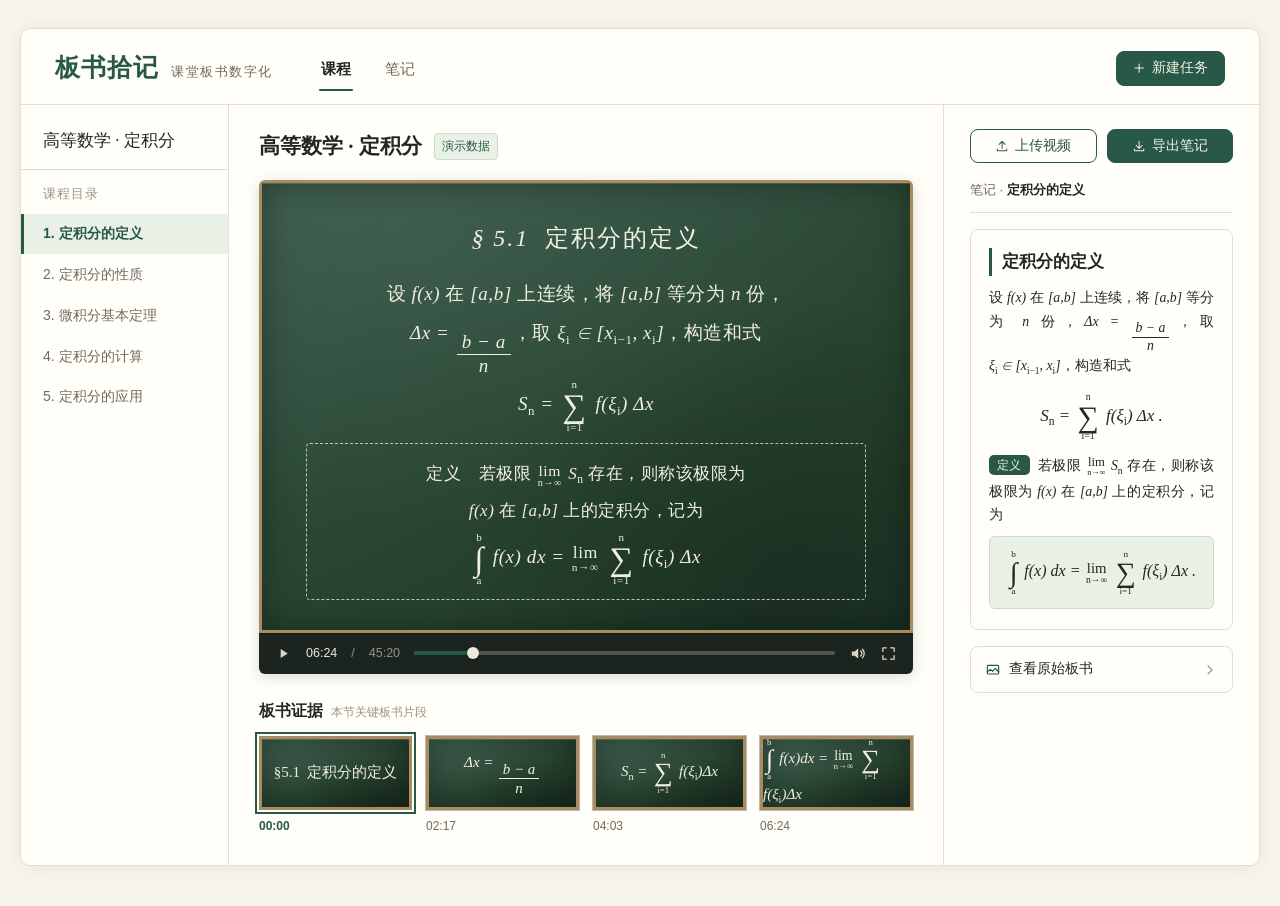
<file: docs/ui-concepts/B/web.html>
<!DOCTYPE html>
<html lang="zh-CN">
<head>
<meta charset="UTF-8">
<meta name="viewport" content="width=device-width, initial-scale=1.0">
<title>板书拾记 · Web 结果页（B 纸感学术 复刻）</title>
<link rel="stylesheet" href="./base.css">
<style>
.app {
  max-width: 1240px; margin: 28px auto 40px;
  background: var(--card); border: 1px solid var(--line); border-radius: 10px;
  box-shadow: 0 2px 18px rgba(60,52,30,.07);
  overflow: hidden;
}

/* 顶栏 */
.topbar {
  display: flex; align-items: center; gap: 34px;
  padding: 18px 34px 14px; border-bottom: 1px solid var(--line);
}
.brand { display: flex; align-items: baseline; gap: 12px; }
.brand h1 { font-size: 25px; color: var(--green); letter-spacing: .04em; }
.brand small { color: var(--ink-2); font-size: 12.5px; letter-spacing: .12em; }
.nav { display: flex; gap: 30px; margin-left: 12px; }
.nav a { color: var(--ink-2); text-decoration: none; font-size: 15px; padding: 4px 2px; position: relative; }
.nav a.active { color: var(--ink); font-weight: 600; }
.nav a.active::after {
  content: ""; position: absolute; left: 0; right: 0; bottom: -6px;
  height: 2px; background: var(--green); border-radius: 1px;
}
.topbar .spacer { flex: 1; }
.btn.newtask { border-radius: 8px; }

/* 三栏主体 */
.main { display: grid; grid-template-columns: 208px minmax(0,1fr) 316px; }

/* 左侧目录 */
.side { border-right: 1px solid var(--line); padding: 22px 0 24px; }
.side .course-name {
  font-family: var(--serif); font-size: 17px; color: var(--ink);
  padding: 0 22px 14px; border-bottom: 1px solid var(--line); margin-bottom: 14px;
}
.side .label { font-size: 12.5px; color: var(--ink-3); padding: 0 22px 8px; letter-spacing: .08em; }
.side ol { list-style: none; }
.side ol a {
  display: block; padding: 8.5px 22px; color: var(--ink-2); text-decoration: none; font-size: 14px;
}
.side ol a:hover { background: var(--paper); color: var(--ink); }
.side ol a.active { background: var(--green-soft); color: var(--green); font-weight: 600; box-shadow: inset 3px 0 0 var(--green); }

/* 中央：视频与证据 */
.stage { padding: 24px 30px 28px; min-width: 0; }
.stage-head { display: flex; align-items: center; gap: 12px; margin-bottom: 16px; }
.stage-head h2 { font-size: 21px; }
.badge-demo {
  font-size: 11.5px; color: var(--green); background: var(--green-soft);
  border: 1px solid var(--green-line); border-radius: 4px; padding: .22em .6em;
}

.player { border-radius: 6px; overflow: hidden; box-shadow: 0 3px 14px rgba(40,50,35,.16); }
.board.screen { padding: 30px 44px 26px; }
.board.screen .line { text-align: center; font-size: 19px; line-height: 2.1; letter-spacing: .03em; }
.board.screen .title { font-size: 24px; margin-bottom: 10px; letter-spacing: .08em; }
.board.screen .math { font-size: 1.05em; }
.defbox {
  border: 1.5px dashed rgba(241,239,226,.75); border-radius: 4px;
  padding: 12px 26px; margin: 10px auto 4px; max-width: 640px;
}
.playerbar {
  display: flex; align-items: center; gap: 14px;
  background: #1C241F; color: #D8D5C6; padding: 10px 16px; font-size: 12.5px;
}
.playerbar svg { width: 17px; height: 17px; fill: none; stroke: currentColor; stroke-width: 1.8; stroke-linecap: round; stroke-linejoin: round; cursor: pointer; }
.pbar { flex: 1; position: relative; height: 4px; background: rgba(216,213,198,.28); border-radius: 2px; }
.pbar .fill { position: absolute; left: 0; top: 0; bottom: 0; width: 14%; background: var(--green); border-radius: 2px; }
.pbar .knob {
  position: absolute; left: 14%; top: 50%; transform: translate(-50%, -50%);
  width: 12px; height: 12px; border-radius: 50%; background: #EDEAE0;
  box-shadow: 0 1px 3px rgba(0,0,0,.4);
}
.tcurrent { color: #EDEAE0; }
.ttotal { color: #8E948B; }

.evidence { margin-top: 24px; }
.evidence h3 { font-size: 15.5px; margin-bottom: 12px; }
.evidence h3 small { font-family: var(--sans); font-weight: 400; color: var(--ink-3); font-size: 12px; margin-left: 8px; }
.ev-row { display: grid; grid-template-columns: repeat(4, 1fr); gap: 14px; }
.ev-card { cursor: pointer; }
.ev-card .board { height: 74px; display: flex; align-items: center; justify-content: center; font-size: 15px; }
.ev-card .ts { margin-top: 6px; font-size: 12px; color: var(--ink-2); font-variant-numeric: tabular-nums; }
.ev-card.selected .board { outline: 2px solid var(--green); outline-offset: 2px; }
.ev-card.selected .ts { color: var(--green); font-weight: 600; }
.ev-card:hover .board { outline: 2px solid var(--green-line); outline-offset: 2px; }
.ev-card.selected:hover .board { outline-color: var(--green); }

/* 右侧笔记栏 */
.notes { border-left: 1px solid var(--line); padding: 24px 26px 28px; display: flex; flex-direction: column; gap: 16px; }
.notes .actions { display: flex; gap: 10px; }
.notes .actions .btn { flex: 1; justify-content: center; }
.note-head { font-size: 13px; color: var(--ink-2); border-bottom: 1px solid var(--line); padding-bottom: 10px; }
.note-head b { color: var(--ink); font-weight: 600; }
.note-card { background: var(--card); border: 1px solid var(--line); border-radius: 8px; padding: 18px 18px 20px; }
.note-card h3 { font-size: 17px; margin-bottom: 10px; }
.note-card p { font-size: 13.8px; color: var(--ink); text-align: justify; }
.note-card .formula-center { text-align: center; font-size: 17px; margin: 12px 0; }
.defline { margin: 10px 0; font-size: 13.8px; text-align: justify; }
.formula-card {
  background: var(--green-soft); border: 1px solid var(--green-line); border-radius: 6px;
  padding: 12px; text-align: center; font-size: 16px; margin-top: 10px;
}
.origin-link {
  display: flex; align-items: center; gap: 8px;
  border: 1px solid var(--line); border-radius: 8px; padding: 11px 14px;
  color: var(--ink); text-decoration: none; font-size: 13.5px; background: var(--card);
}
.origin-link:hover { border-color: var(--green-line); background: var(--green-soft); }
.origin-link svg { width: 16px; height: 16px; fill: none; stroke: var(--green); stroke-width: 1.7; stroke-linecap: round; stroke-linejoin: round; }
.origin-link .chev { margin-left: auto; stroke: var(--ink-3); }

@media (max-width: 1080px) {
  .main { grid-template-columns: 180px minmax(0,1fr); }
  .notes { grid-column: 1 / -1; border-left: none; border-top: 1px solid var(--line); }
}
</style>
</head>
<body>

<div class="app">
  <header class="topbar">
    <div class="brand">
      <h1>板书拾记</h1>
      <small>课堂板书数字化</small>
    </div>
    <nav class="nav">
      <a class="active" href="#">课程</a>
      <a href="#">笔记</a>
    </nav>
    <div class="spacer"></div>
    <button class="btn primary newtask">
      <svg viewBox="0 0 24 24"><path d="M12 5v14M5 12h14"/></svg>
      新建任务
    </button>
  </header>

  <div class="main">
    <aside class="side">
      <div class="course-name">高等数学 · 定积分</div>
      <div class="label">课程目录</div>
      <ol>
        <li><a class="active" href="#">1. 定积分的定义</a></li>
        <li><a href="#">2. 定积分的性质</a></li>
        <li><a href="#">3. 微积分基本定理</a></li>
        <li><a href="#">4. 定积分的计算</a></li>
        <li><a href="#">5. 定积分的应用</a></li>
      </ol>
    </aside>

    <section class="stage">
      <div class="stage-head">
        <h2>高等数学 · 定积分</h2>
        <span class="badge-demo">演示数据</span>
      </div>

      <figure class="player">
        <div class="board screen">
          <div class="frame-light"></div>
          <div class="line title"><span class="chalk-math">§ 5.1</span>&nbsp;&nbsp;定积分的定义</div>
          <div class="line">设 <span class="chalk-math">f(x)</span> 在 <span class="chalk-math">[a,b]</span> 上连续，将 <span class="chalk-math">[a,b]</span> 等分为 <span class="chalk-math">n</span> 份，</div>
          <div class="line"><span class="chalk-math">Δx = <span class="frac"><span class="num">b − a</span><span class="den">n</span></span></span>，取 <span class="chalk-math">ξ<sub>i</sub> ∈ [x<sub>i−1</sub>, x<sub>i</sub>]</span>，构造和式</div>
          <div class="line"><span class="chalk-math"><i>S</i><sub>n</sub> = <span class="bigop"><span class="hi">n</span><span class="sym">∑</span><span class="lo">i=1</span></span> f(ξ<sub>i</sub>) Δx</span></div>
          <div class="defbox">
            <div class="line" style="font-size:17px">定义&emsp;若极限 <span class="chalk-math"><span class="limop"><span class="word">lim</span><span class="under">n→∞</span></span> <i>S</i><sub>n</sub></span> 存在，则称该极限为</div>
            <div class="line" style="font-size:17px"><span class="chalk-math">f(x)</span> 在 <span class="chalk-math">[a,b]</span> 上的定积分，记为</div>
            <div class="line" style="font-size:19px;margin-top:2px"><span class="chalk-math"><span class="bigop"><span class="hi">b</span><span class="sym">∫</span><span class="lo">a</span></span> f(x) dx = <span class="limop"><span class="word">lim</span><span class="under">n→∞</span></span> <span class="bigop"><span class="hi">n</span><span class="sym">∑</span><span class="lo">i=1</span></span> f(ξ<sub>i</sub>) Δx</span></div>
          </div>
        </div>
        <figcaption class="playerbar">
          <svg viewBox="0 0 24 24"><path d="M8 5.5v13l10-6.5z" fill="currentColor" stroke="none"/></svg>
          <span class="tcurrent">06:24</span><span style="color:#8E948B">/</span><span class="ttotal">45:20</span>
          <div class="pbar"><div class="fill"></div><div class="knob"></div></div>
          <svg viewBox="0 0 24 24"><path d="M4 9v6h4l5 4V5L8 9H4z" fill="currentColor" stroke="none"/><path d="M16.5 8.5a5 5 0 010 7M19 6a8.5 8.5 0 010 12"/></svg>
          <svg viewBox="0 0 24 24"><path d="M4 9V4h5M20 9V4h-5M4 15v5h5M20 15v5h-5"/></svg>
        </figcaption>
      </figure>

      <div class="evidence">
        <h3>板书证据<small>本节关键板书片段</small></h3>
        <div class="ev-row">
          <div class="ev-card selected">
            <div class="board"><span>§5.1&ensp;定积分的定义</span><span class="frame-light"></span></div>
            <div class="ts">00:00</div>
          </div>
          <div class="ev-card">
            <div class="board"><span class="chalk-math">Δx = <span class="frac"><span class="num">b − a</span><span class="den">n</span></span></span><span class="frame-light"></span></div>
            <div class="ts">02:17</div>
          </div>
          <div class="ev-card">
            <div class="board"><span class="chalk-math"><i>S</i><sub>n</sub> = <span class="bigop"><span class="hi">n</span><span class="sym">∑</span><span class="lo">i=1</span></span> f(ξ<sub>i</sub>)Δx</span><span class="frame-light"></span></div>
            <div class="ts">04:03</div>
          </div>
          <div class="ev-card">
            <div class="board"><span class="chalk-math"><span class="bigop"><span class="hi">b</span><span class="sym">∫</span><span class="lo">a</span></span> f(x)dx = <span class="limop"><span class="word">lim</span><span class="under">n→∞</span></span> <span class="bigop"><span class="hi">n</span><span class="sym">∑</span><span class="lo">i=1</span></span> f(ξ<sub>i</sub>)Δx</span><span class="frame-light"></span></div>
            <div class="ts">06:24</div>
          </div>
        </div>
      </div>
    </section>

    <aside class="notes">
      <div class="actions">
        <button class="btn">
          <svg viewBox="0 0 24 24"><path d="M12 16V4m0 0L7 9m5-5l5 5M4 17v2a1 1 0 001 1h14a1 1 0 001-1v-2"/></svg>
          上传视频
        </button>
        <button class="btn primary">
          <svg viewBox="0 0 24 24"><path d="M12 4v12m0 0l5-5m-5 5l-5-5M4 17v2a1 1 0 001 1h14a1 1 0 001-1v-2"/></svg>
          导出笔记
        </button>
      </div>

      <div class="note-head">笔记 · <b>定积分的定义</b></div>

      <div class="note-card">
        <h3 class="sec-bar">定积分的定义</h3>
        <p>设 <span class="math">f(x)</span> 在 <span class="math">[a,b]</span> 上连续，将 <span class="math">[a,b]</span> 等分为 <span class="math">n</span> 份，<span class="math">Δx = <span class="frac"><span class="num">b − a</span><span class="den">n</span></span></span>，取 <span class="math">ξ<sub>i</sub> ∈ [x<sub>i−1</sub>, x<sub>i</sub>]</span>，构造和式</p>
        <div class="formula-center math"><i>S</i><sub>n</sub> = <span class="bigop"><span class="hi">n</span><span class="sym">∑</span><span class="lo">i=1</span></span> f(ξ<sub>i</sub>) Δx .</div>
        <p class="defline"><span class="pill">定义</span>若极限 <span class="math"><span class="limop"><span class="word">lim</span><span class="under">n→∞</span></span> <i>S</i><sub>n</sub></span> 存在，则称该极限为 <span class="math">f(x)</span> 在 <span class="math">[a,b]</span> 上的定积分，记为</p>
        <div class="formula-card math"><span class="bigop"><span class="hi">b</span><span class="sym">∫</span><span class="lo">a</span></span> f(x) dx = <span class="limop"><span class="word">lim</span><span class="under">n→∞</span></span> <span class="bigop"><span class="hi">n</span><span class="sym">∑</span><span class="lo">i=1</span></span> f(ξ<sub>i</sub>) Δx .</div>
      </div>

      <a class="origin-link" href="#">
        <svg viewBox="0 0 24 24"><rect x="3.5" y="5" width="17" height="13" rx="1.5"/><path d="M3.5 15l4.5-4 3.5 3 4-4.5 5 5.5"/></svg>
        查看原始板书
        <svg class="chev" viewBox="0 0 24 24"><path d="M9 6l6 6-6 6"/></svg>
      </a>
    </aside>
  </div>
</div>

</body>
</html>
</file>
<file: docs/ui-concepts/B/base.css>
/* B 纸感学术 · 共享设计令牌与组件（ui-concepts 复刻，纯静态演示） */
:root {
  --paper: #F7F4EA;
  --card: #FFFEF9;
  --ink: #26251F;
  --ink-2: #6F6A5B;
  --ink-3: #9A9482;
  --green: #285847;
  --green-deep: #1E4636;
  --green-soft: #E9F0E6;
  --green-line: #CBDCC8;
  --line: #E3DECE;
  --board: #2A4A3A;
  --chalk: #F1EFE2;
  --wood: #A98B60;
  --serif: "Noto Serif SC", "Source Han Serif SC", "Songti SC", "STSong", "SimSun", serif;
  --sans: "PingFang SC", "Noto Sans SC", "Microsoft YaHei", sans-serif;
  --math-font: "STIX Two Text", "Times New Roman", "Latin Modern Roman", Georgia, serif;
}

* { box-sizing: border-box; margin: 0; padding: 0; }

body {
  background: var(--paper);
  color: var(--ink);
  font-family: var(--sans);
  font-size: 14px;
  line-height: 1.7;
  -webkit-font-smoothing: antialiased;
}

h1, h2, h3, .serif { font-family: var(--serif); font-weight: 600; }

/* ---------- 数学公式（手写排版，无外部依赖） ---------- */
.math { font-family: var(--math-font); font-style: italic; white-space: nowrap; }
.math .up { font-style: normal; }
.frac { display: inline-flex; flex-direction: column; vertical-align: -0.45em; text-align: center; line-height: 1.2; margin: 0 .12em; }
.frac .num { padding: 0 .25em; border-bottom: 1px solid currentColor; }
.frac .den { padding: 0 .25em; }
.bigop { display: inline-flex; flex-direction: column; align-items: center; line-height: 1; vertical-align: middle; margin: 0 .18em; }
.bigop .sym { font-size: 1.75em; font-style: normal; line-height: .95; }
.bigop .hi, .bigop .lo { font-size: .58em; font-style: normal; line-height: 1.1; }
.limop { display: inline-flex; flex-direction: column; align-items: center; vertical-align: middle; line-height: 1; margin: 0 .1em; }
.limop .word { font-style: normal; font-size: .92em; }
.limop .under { font-size: .6em; font-style: normal; }
sub, sup { font-size: .68em; font-style: normal; }

/* ---------- 黑板 ---------- */
.board {
  position: relative;
  background:
    radial-gradient(130% 120% at 24% 12%, rgba(255,255,255,.055), transparent 55%),
    radial-gradient(90% 110% at 82% 90%, rgba(0,0,0,.22), transparent 60%),
    linear-gradient(155deg, #37594A, #27432F 62%, #1F3828);
  color: var(--chalk);
  border: 3px solid var(--wood);
  outline: 1px solid rgba(0,0,0,.28);
  box-shadow: inset 0 0 34px rgba(0,0,0,.36);
  font-family: "Kaiti SC", "KaiTi", "STKaiti", var(--serif);
}
.board .chalk-math { font-family: var(--math-font); font-style: italic; }
.board .frame-light { position: absolute; inset: 0; pointer-events: none; box-shadow: inset 0 1px 0 rgba(255,255,255,.14); }

/* ---------- 按钮 ---------- */
.btn {
  display: inline-flex; align-items: center; gap: .45em;
  border: 1px solid var(--green); border-radius: 8px;
  padding: .52em 1.15em; font-size: 13.5px; line-height: 1.4;
  background: var(--card); color: var(--green);
  cursor: pointer; user-select: none; white-space: nowrap;
}
.btn:hover { background: var(--green-soft); }
.btn.primary { background: var(--green); color: #F6F3E6; }
.btn.primary:hover { background: var(--green-deep); }
.btn svg { width: 1.05em; height: 1.05em; fill: none; stroke: currentColor; stroke-width: 1.7; stroke-linecap: round; stroke-linejoin: round; }

/* ---------- 定义徽章 / 小节标题 ---------- */
.pill {
  display: inline-block; background: var(--green); color: #F6F3E6;
  font-size: 12px; line-height: 1; padding: .32em .7em; border-radius: 5px;
  margin-right: .6em; vertical-align: .08em;
}
.sec-bar { border-left: 3px solid var(--green); padding-left: .6em; }

/* ---------- 状态栏（小程序屏） ---------- */
.statusbar {
  display: flex; justify-content: space-between; align-items: center;
  padding: 9px 20px 4px; font-size: 14px; font-weight: 600; color: var(--ink);
}
.statusbar .icons { display: inline-flex; align-items: center; gap: 5px; }
.statusbar svg { display: block; }

/* ---------- 小程序胶囊 ---------- */
.capsule {
  display: inline-flex; align-items: center;
  border: 1px solid rgba(0,0,0,.14); border-radius: 999px;
  background: rgba(255,255,255,.75); overflow: hidden;
}
.capsule span { display: inline-flex; align-items: center; justify-content: center; width: 34px; height: 26px; }
.capsule span + span { border-left: 1px solid rgba(0,0,0,.14); }

/* ---------- 底部标签栏（小程序屏） ---------- */
.tabbar {
  display: flex; border-top: 1px solid var(--line); background: var(--card);
}
.tabbar .tab {
  flex: 1; display: flex; flex-direction: column; align-items: center; gap: 2px;
  padding: 7px 0 9px; font-size: 11px; color: var(--ink-2);
}
.tabbar .tab.active { color: var(--green); }
.tabbar svg { width: 22px; height: 22px; fill: none; stroke: currentColor; stroke-width: 1.6; stroke-linecap: round; stroke-linejoin: round; }
</file>
